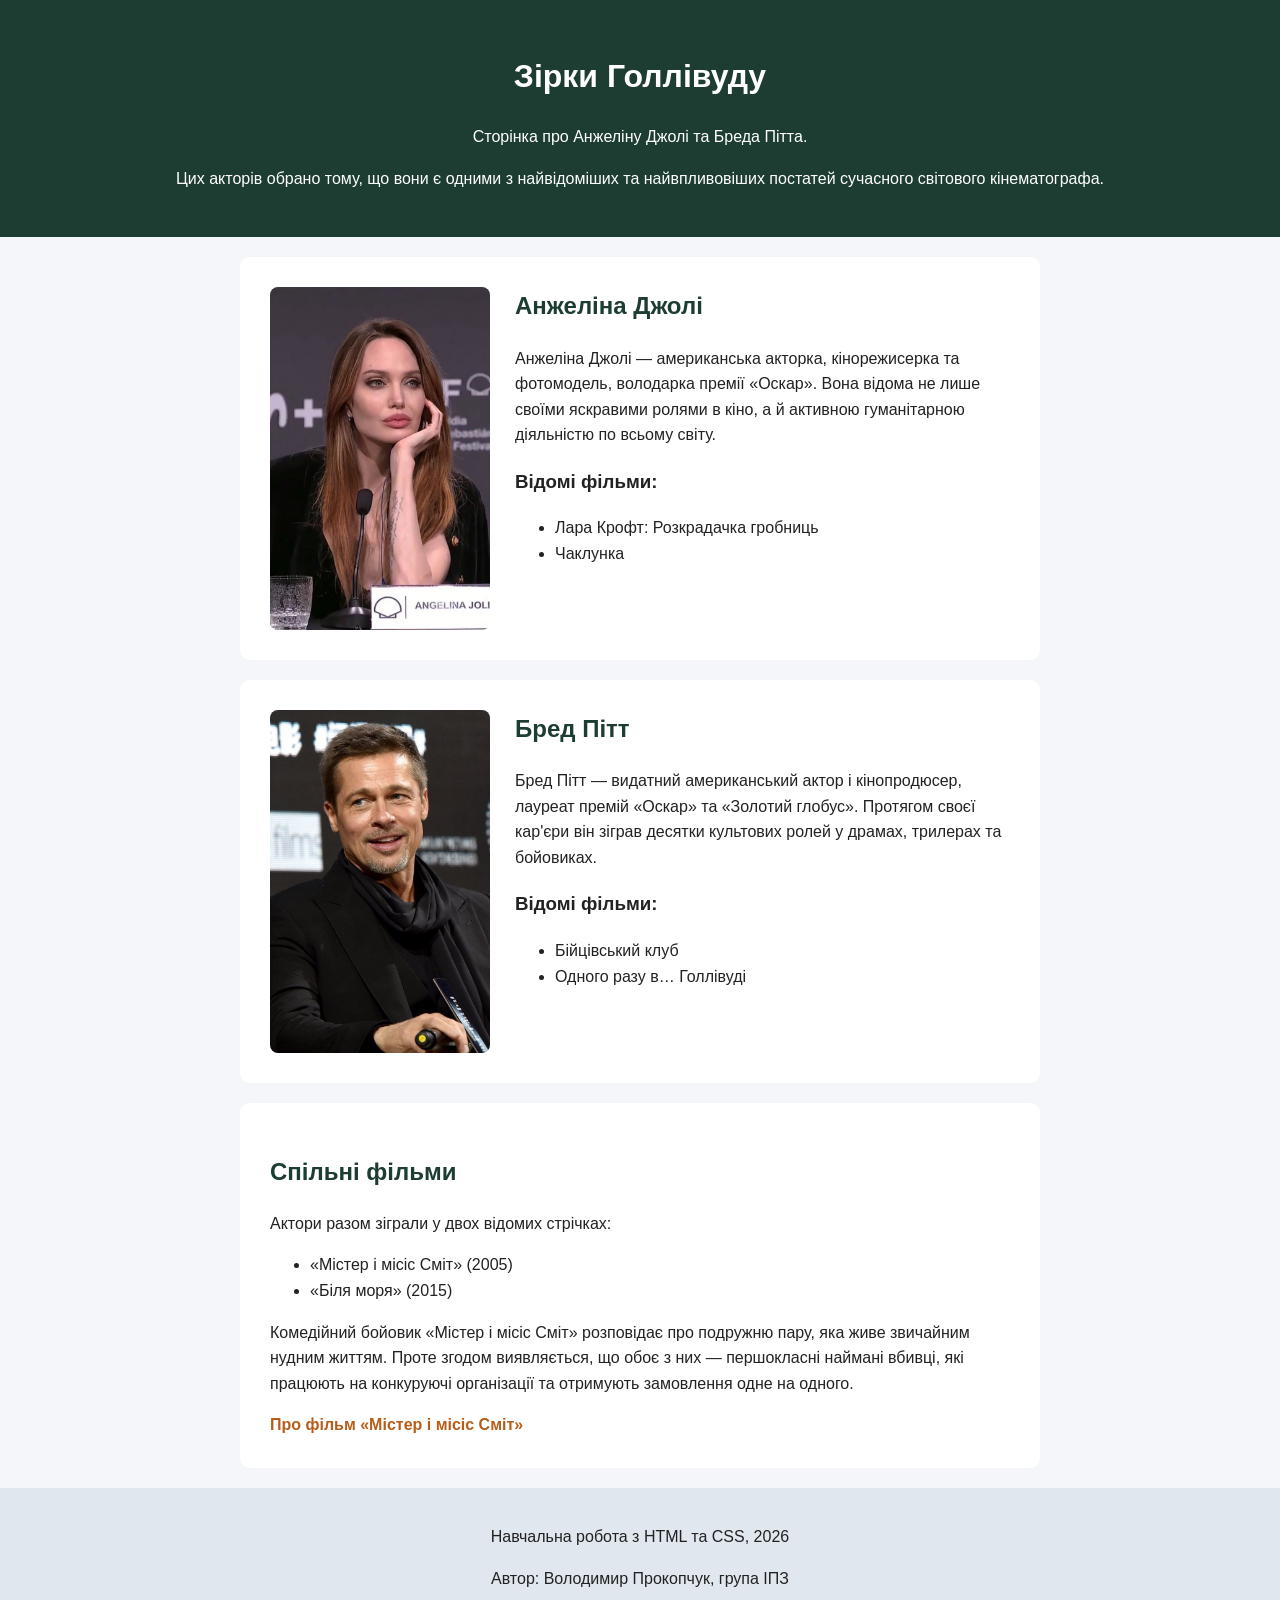
<file: practical task 01/actors-site/index.html>
<!DOCTYPE html>
<html lang="uk">
<head>
    <meta charset="UTF-8">
    <meta name="viewport" content="width=device-width, initial-scale=1.0">
    <title>Анжеліна Джолі та Бред Пітт</title>
    <link rel="stylesheet" href="style.css">
</head>
<body>

    <header>
        <h1>Зірки Голлівуду</h1>
        <p>Сторінка про Анжеліну Джолі та Бреда Пітта.</p>
        <p>Цих акторів обрано тому, що вони є одними з найвідоміших та найвпливовіших постатей сучасного світового кінематографа.</p>
    </header>

    <main>
        <section class="actor">
            <img src="images/jolie.jpg" alt="Портрет Анжеліни Джолі">
            <div class="actor-info">
                <h2>Анжеліна Джолі</h2>
                <p>Анжеліна Джолі — американська акторка, кінорежисерка та фотомодель, володарка премії «Оскар». Вона відома не лише своїми яскравими ролями в кіно, а й активною гуманітарною діяльністю по всьому світу.</p>
                <h3>Відомі фільми:</h3>
                <ul>
                    <li>Лара Крофт: Розкрадачка гробниць</li>
                    <li>Чаклунка</li>
                </ul>
            </div>
        </section>

        <section class="actor">
            <img src="images/pitt.jpg" alt="Портрет Бреда Пітта">
            <div class="actor-info">
                <h2>Бред Пітт</h2>
                <p>Бред Пітт — видатний американський актор і кінопродюсер, лауреат премій «Оскар» та «Золотий глобус». Протягом своєї кар'єри він зіграв десятки культових ролей у драмах, трилерах та бойовиках.</p>
                <h3>Відомі фільми:</h3>
                <ul>
                    <li>Бійцівський клуб</li>
                    <li>Одного разу в… Голлівуді</li>
                </ul>
            </div>
        </section>

        <section id="together">
            <h2>Спільні фільми</h2>
            <p>Актори разом зіграли у двох відомих стрічках:</p>
            <ul>
                <li>«Містер і місіс Сміт» (2005)</li>
                <li>«Біля моря» (2015)</li>
            </ul>
            <p>Комедійний бойовик «Містер і місіс Сміт» розповідає про подружню пару, яка живе звичайним нудним життям. Проте згодом виявляється, що обоє з них — першокласні наймані вбивці, які працюють на конкуруючі організації та отримують замовлення одне на одного.</p>
            <a href="https://www.20thcenturystudios.com/movies/mr-and-mrs-smith" target="_blank">Про фільм «Містер і місіс Сміт»</a>
        </section>
    </main>

    <footer>
        <p>Навчальна робота з HTML та CSS, 2026</p>
        <p>Автор: Володимир Прокопчук, група ІПЗ</p>
    </footer>

</body>
</html>
</file>
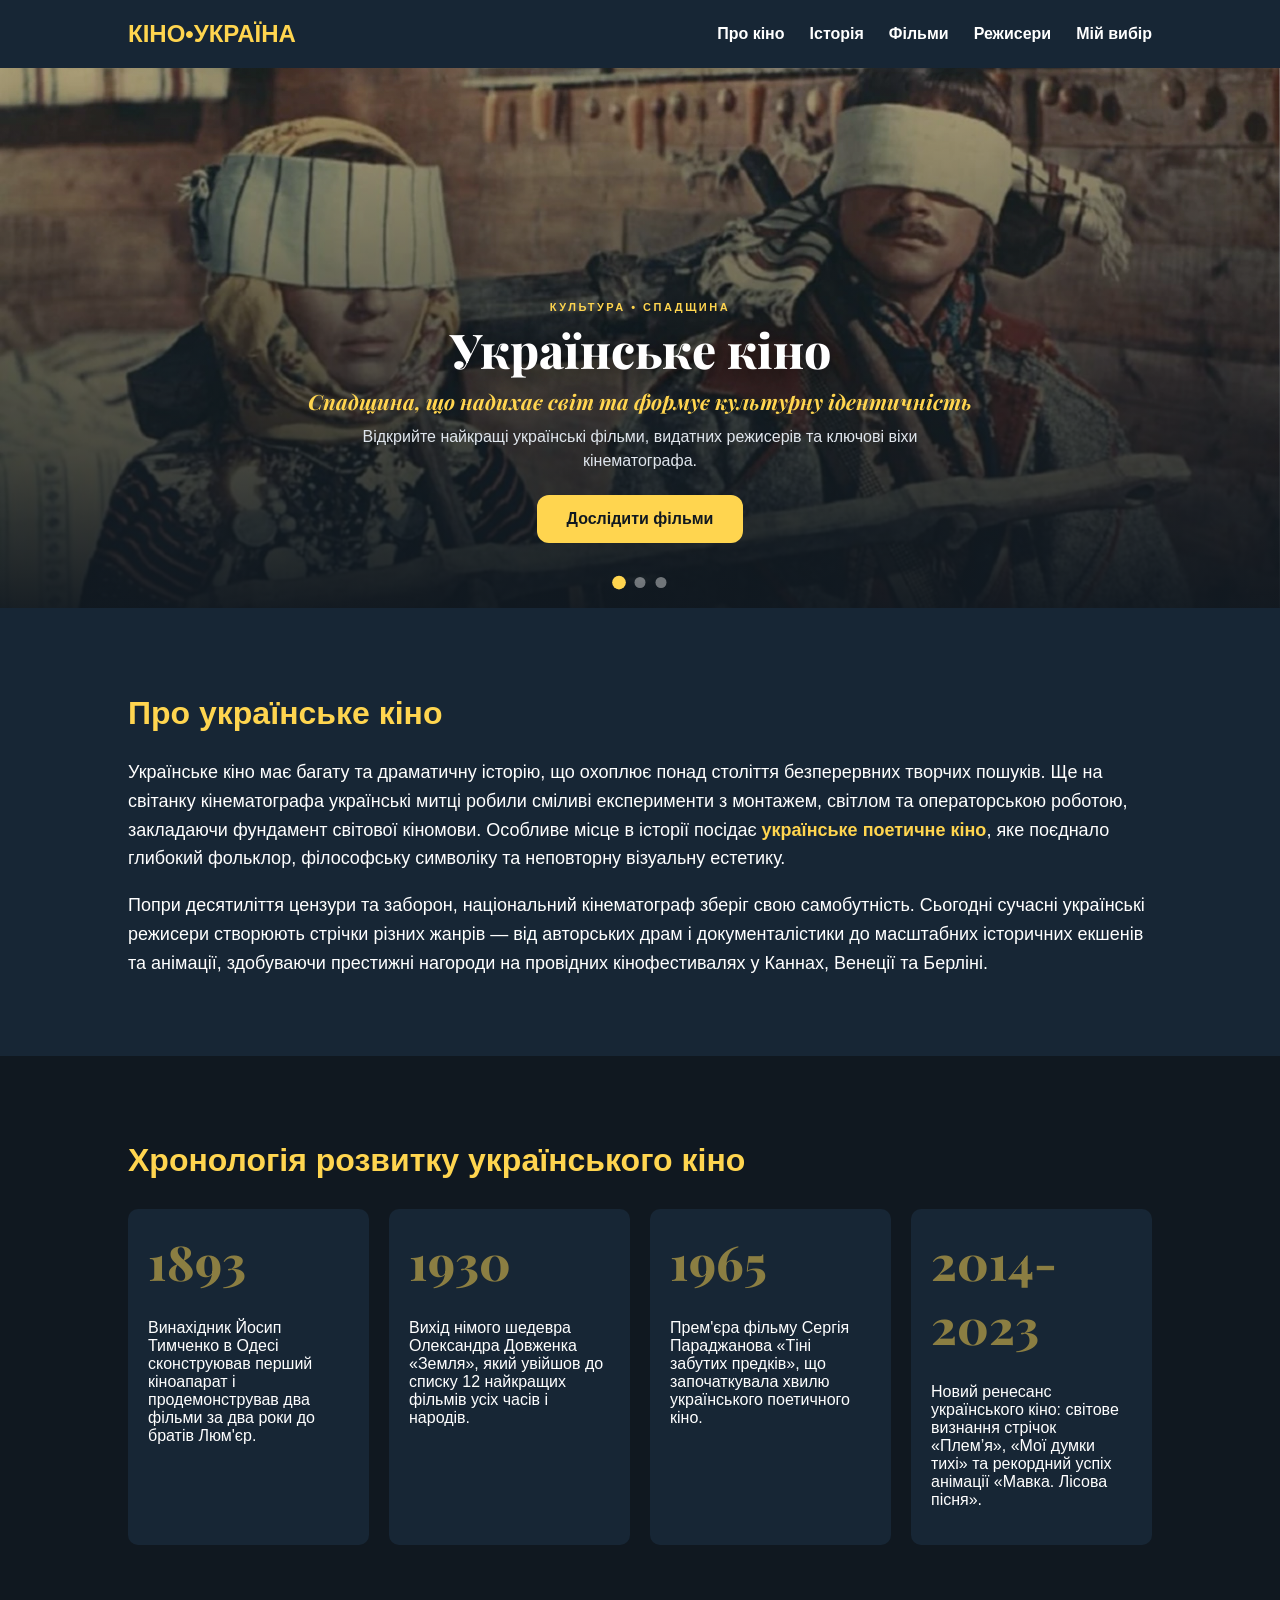
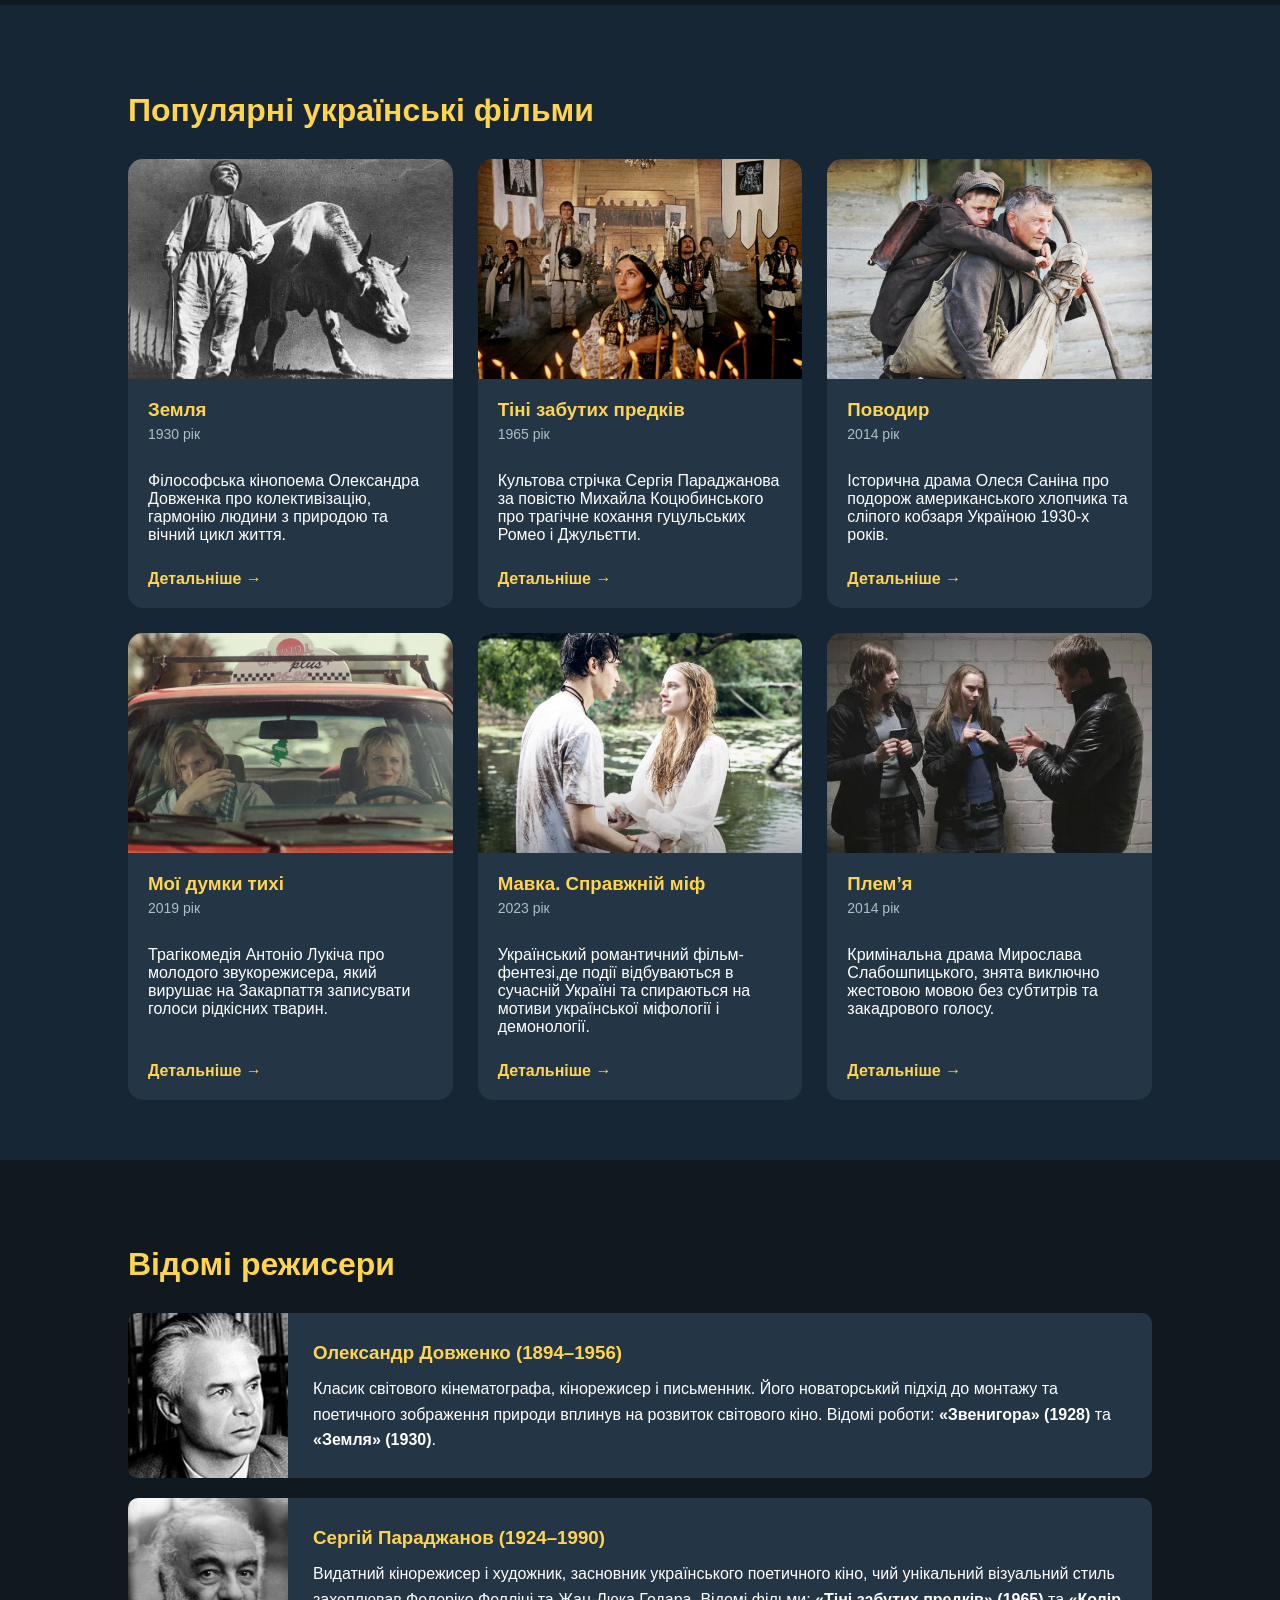
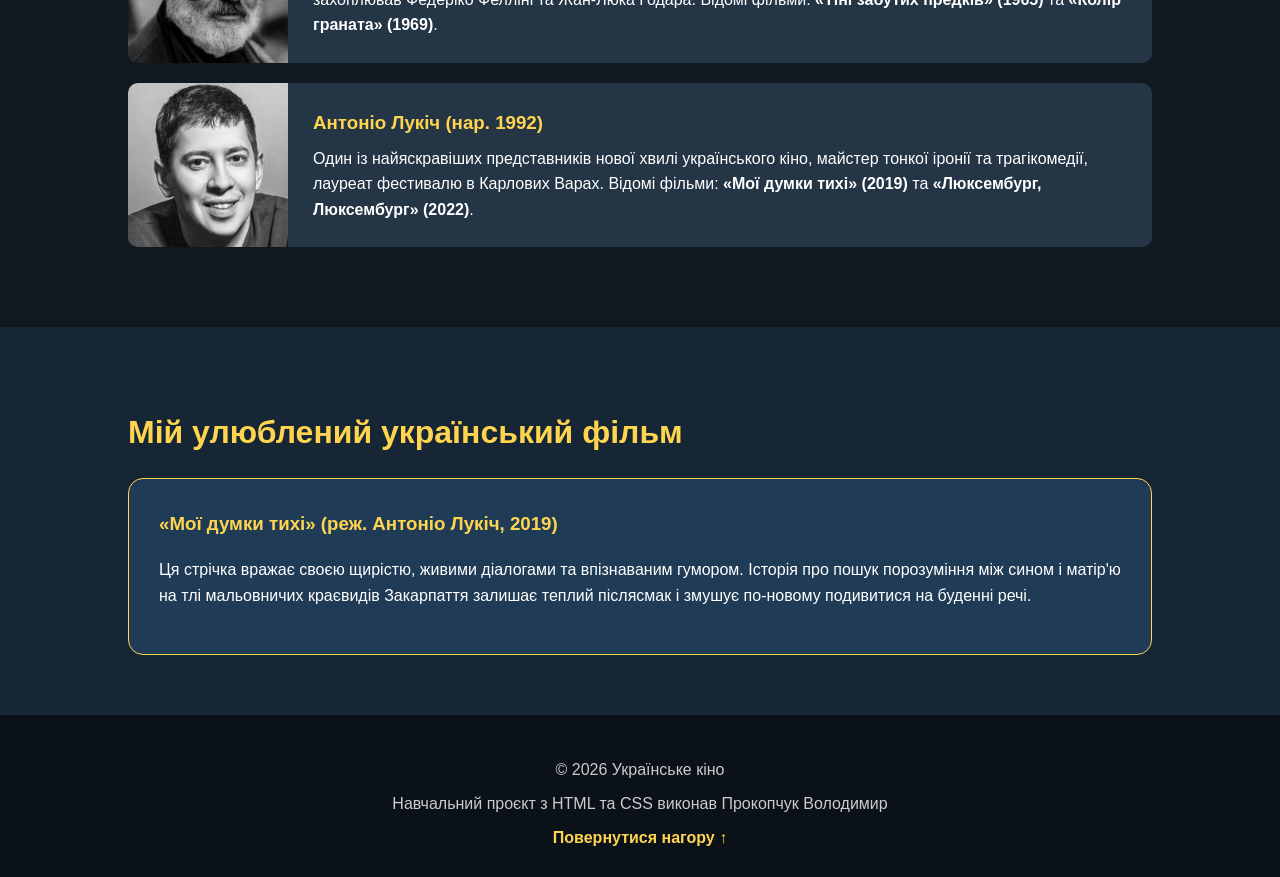
<file: practical task 02/ukrainian-cinema/index.html>
<!DOCTYPE html>
<html lang="uk">
<head>
    <meta charset="UTF-8">
    <meta name="viewport" content="width=device-width, initial-scale=1.0">
    <title>Українське кіно — найкращі фільми</title>
    <!-- Підключаємо шрифти: Playfair Display (журнальний з засічками) та Inter -->
    <link rel="preconnect" href="https://fonts.googleapis.com">
    <link rel="preconnect" href="https://fonts.gstatic.com" crossorigin>
    <link href="https://fonts.googleapis.com/css2?family=Inter:wght@400;600;700&family=Playfair+Display:ital,wght@0,700;0,800;1,700&display=swap" rel="stylesheet">
    <link rel="stylesheet" href="style.css">
</head>
<body>

    <header>
        <nav class="menu">
            <a href="#" class="logo">КІНО•УКРАЇНА</a>
            <div class="menu-links">
                <a href="#about">Про кіно</a>
                <a href="#history">Історія</a>
                <a href="#films">Фільми</a>
                <a href="#directors">Режисери</a>
                <a href="#favorite">Мій вибір</a>
            </div>
        </nav>
    </header>

    <main>
        <!-- Головний екран: слайдер із 3 банерів -->
        <section class="hero">
            <!-- Слайд 1 -->
            <div class="hero-slide active" style="background-image: url('images/shadows-hero.jpg');">
                <div class="hero-content">
                    <span class="hero-tag">КУЛЬТУРА • СПАДЩИНА</span>
                    <h1>Українське кіно</h1>
                    <h3>Спадщина, що надихає світ та формує культурну ідентичність</h3>
                    <p>Відкрийте найкращі українські фільми, видатних режисерів та ключові віхи кінематографа.</p>
                    <a href="#films" class="button">Дослідити фільми</a>
                </div>
            </div>

            <!-- Слайд 2 -->
            <div class="hero-slide" style="background-image: url('images/zemlya-hero.jpg');">
                <div class="hero-content">
                    <span class="hero-tag">СВІТОВА КЛАСИКА • 1930</span>
                    <h1>Поетичний код Олександра Довженка</h1>
                    <h3>Кінопоема «Земля» — серед 12 найкращих фільмів усіх часів</h3>
                    <p>Від новаторського монтажу 1920-х до філософського осмислення гармонії людини й природи.</p>
                    <a href="#history" class="button">Читати хронологію</a>
                </div>
            </div>

            <!-- Слайд 3 -->
            <div class="hero-slide" style="background-image: url('images/mavka-hero.jpg');">
                <div class="hero-content">
                    <span class="hero-tag">СУЧАСНИЙ РЕНЕСАНС</span>
                    <h1>Нова хвиля українського екрана</h1>
                    <h3>Від фестивалів у Каннах і Венеції до світових касових рекордів</h3>
                    <p>Сучасні драми, авторська іронія та масштабна анімація, що підкорюють глядачів по всьому світу.</p>
                    <a href="#directors" class="button">Відомі режисери</a>
                </div>
            </div>

            <!-- Індикатори слайдів (крапки внизу) -->
            <div class="hero-dots">
                <span class="dot active" onclick="goToSlide(0)"></span>
                <span class="dot" onclick="goToSlide(1)"></span>
                <span class="dot" onclick="goToSlide(2)"></span>
            </div>
        </section>



        <!-- Про українське кіно -->
        
<section id="about" class="about">
            <h2>Про українське кіно</h2>
            <p>Українське кіно має багату та драматичну історію, що охоплює понад століття безперервних творчих пошуків. Ще на світанку кінематографа українські митці робили сміливі експерименти з монтажем, світлом та операторською роботою, закладаючи фундамент світової кіномови. Особливе місце в історії посідає <strong>українське поетичне кіно</strong>, яке поєднало глибокий фольклор, філософську символіку та неповторну візуальну естетику.</p>
            <p>Попри десятиліття цензури та заборон, національний кінематограф зберіг свою самобутність. Сьогодні сучасні українські режисери створюють стрічки різних жанрів — від авторських драм і документалістики до масштабних історичних екшенів та анімації, здобуваючи престижні нагороди на провідних кінофестивалях у Каннах, Венеції та Берліні.</p>
        </section>

        <!-- Додаткове завдання 1: Хронологія розвитку кіно -->
        <section id="history" class="timeline-section">
            <h2>Хронологія розвитку українського кіно</h2>
            <div class="timeline">
                <div class="timeline-item">
                    <span class="year">1893</span>
                    <p>Винахідник Йосип Тимченко в Одесі сконструював перший кіноапарат і продемонстрував два фільми за два роки до братів Люм'єр.</p>
                </div>
                <div class="timeline-item">
                    <span class="year">1930</span>
                    <p>Вихід німого шедевра Олександра Довженка «Земля», який увійшов до списку 12 найкращих фільмів усіх часів і народів.</p>
                </div>
                <div class="timeline-item">
                    <span class="year">1965</span>
                    <p>Прем'єра фільму Сергія Параджанова «Тіні забутих предків», що започаткувала хвилю українського поетичного кіно.</p>
                </div>
                <div class="timeline-item">
                    <span class="year">2014-2023</span>
                    <p>Новий ренесанс українського кіно: світове визнання стрічок «Плем’я», «Мої думки тихі» та рекордний успіх анімації «Мавка. Лісова пісня».</p>
                </div>
            </div>
        </section>

        <!-- Картки фільмів -->
        <section id="films" class="films">
            <h2>Популярні українські фільми</h2>
            <div class="film-grid">
                <article class="film-card">
                    <img src="images/zemlya.jpg" alt="Кадр із фільму Земля">
                    <div class="film-info">
                        <h3>Земля</h3>
                        <p class="film-year">1930 рік</p>
                        <p>Філософська кінопоема Олександра Довженка про колективізацію, гармонію людини з природою та вічний цикл життя.</p>
                        <a href="https://uk.wikipedia.org/wiki/%D0%97%D0%B5%D0%BC%D0%BB%D1%8F_(%D1%84%D1%96%D0%BB%D1%8C%D0%BC,_1930)" target="_blank" class="details-link">Детальніше →</a>
                    </div>
                </article>

                <article class="film-card">
                    <img src="images/shadows.jpg" alt="Кадр із фільму Тіні забутих предків">
                    <div class="film-info">
                        <h3>Тіні забутих предків</h3>
                        <p class="film-year">1965 рік</p>
                        <p>Культова стрічка Сергія Параджанова за повістю Михайла Коцюбинського про трагічне кохання гуцульських Ромео і Джульєтти.</p>
                        <a href="https://uk.wikipedia.org/wiki/%D0%A2%D1%96%D0%BD%D1%96_%D0%B7%D0%B0%D0%B1%D1%83%D1%82%D0%B8%D1%85_%D0%BF%D1%80%D0%B5%D0%B4%D0%BA%D1%96%D0%B2_(%D1%84%D1%96%D0%BB%D1%8C%D0%BC)" target="_blank" class="details-link">Детальніше →</a>
                    </div>
                </article>

                <article class="film-card">
                    <img src="images/povodyr.jpg" alt="Кадр із фільму Поводир">
                    <div class="film-info">
                        <h3>Поводир</h3>
                        <p class="film-year">2014 рік</p>
                        <p>Історична драма Олеся Саніна про подорож американського хлопчика та сліпого кобзаря Україною 1930-х років.</p>
                        <a href="https://uk.wikipedia.org/wiki/%D0%9F%D0%BE%D0%B2%D0%BE%D0%B4%D0%B8%D1%80_(%D1%84%D1%96%D0%BB%D1%8C%D0%BC,_2014)" target="_blank" class="details-link">Детальніше →</a>
                    </div>
                </article>

                <article class="film-card">
                    <img src="images/thoughts.jpg" alt="Кадр із фільму Мої думки тихі">
                    <div class="film-info">
                        <h3>Мої думки тихі</h3>
                        <p class="film-year">2019 рік</p>
                        <p>Трагікомедія Антоніо Лукіча про молодого звукорежисера, який вирушає на Закарпаття записувати голоси рідкісних тварин.</p>
                        <a href="https://uk.wikipedia.org/wiki/%D0%9C%D0%BE%D1%97_%D0%B4%D1%83%D0%BC%D0%BA%D0%B8_%D1%82%D0%B8%D1%85%D1%96" target="_blank" class="details-link">Детальніше →</a>
                    </div>
                </article>

                <article class="film-card">
                    <img src="images/mavka.jpg" alt="Кадр із мультфільму Мавка. Лісова пісня">
                    <div class="film-info">
                        <h3>Мавка. Справжній міф</h3>
                        <p class="film-year">2023 рік</p>
                        <p>Український романтичний фільм-фентезі,де події відбуваються в сучасній Україні та спираються на мотиви української міфології і демонології.</p>
                        <a href="https://uk.wikipedia.org/wiki/%D0%9C%D0%B0%D0%B2%D0%BA%D0%B0._%D0%A1%D0%BF%D1%80%D0%B0%D0%B2%D0%B6%D0%BD%D1%96%D0%B9_%D0%BC%D1%96%D1%84" target="_blank" class="details-link">Детальніше →</a>
                    </div>
                </article>

                <article class="film-card">
                    <img src="images/tribe.jpg" alt="Кадр із фільму Плем'я">
                    <div class="film-info">
                        <h3>Плем’я</h3>
                        <p class="film-year">2014 рік</p>
                        <p>Кримінальна драма Мирослава Слабошпицького, знята виключно жестовою мовою без субтитрів та закадрового голосу.</p>
                        <a href="https://uk.wikipedia.org/wiki/%D0%9F%D0%BB%D0%B5%D0%BC%27%D1%8F_(%D1%84%D1%96%D0%BB%D1%8C%D0%BC,_2014)" target="_blank" class="details-link">Детальніше →</a>
                    </div>
                </article>
            </div>
        </section>

        <!-- Відомі режисери -->
        <section id="directors" class="directors">
            <h2>Відомі режисери</h2>
            
            <article class="director-card">
                <img src="images/dovzhenko.jpg" alt="Портрет Олександра Довженка">
                <div class="director-info">
                    <h3>Олександр Довженко (1894–1956)</h3>
                    <p>Класик світового кінематографа, кінорежисер і письменник. Його новаторський підхід до монтажу та поетичного зображення природи вплинув на розвиток світового кіно. Відомі роботи: <strong>«Звенигора» (1928)</strong> та <strong>«Земля» (1930)</strong>.</p>
                </div>
            </article>

            <article class="director-card">
                <img src="images/parajanov.jpg" alt="Портрет Сергія Параджанова">
                <div class="director-info">
                    <h3>Сергій Параджанов (1924–1990)</h3>
                    <p>Видатний кінорежисер і художник, засновник українського поетичного кіно, чий унікальний візуальний стиль захоплював Федеріко Фелліні та Жан-Люка Годара. Відомі фільми: <strong>«Тіні забутих предків» (1965)</strong> та <strong>«Колір граната» (1969)</strong>.</p>
                </div>
            </article>

            <article class="director-card">
                <img src="images/lukich.jpg" alt="Портрет Антоніо Лукіча">
                <div class="director-info">
                    <h3>Антоніо Лукіч (нар. 1992)</h3>
                    <p>Один із найяскравіших представників нової хвилі українського кіно, майстер тонкої іронії та трагікомедії, лауреат фестивалю в Карлових Варах. Відомі фільми: <strong>«Мої думки тихі» (2019)</strong> та <strong>«Люксембург, Люксембург» (2022)</strong>.</p>
                </div>
            </article>
        </section>


        <!-- Додаткове завдання 4: Мій улюблений український фільм -->
        <section id="favorite" class="favorite-film">
            <h2>Мій улюблений український фільм</h2>
            <div class="favorite-box">
                <h3>«Мої думки тихі» (реж. Антоніо Лукіч, 2019)</h3>
                <p>Ця стрічка вражає своєю щирістю, живими діалогами та впізнаваним гумором. Історія про пошук порозуміння між сином і матір'ю на тлі мальовничих краєвидів Закарпаття залишає теплий післясмак і змушує по-новому подивитися на буденні речі.</p>
            </div>
        </section>
    </main>

    <footer>
        <p>© 2026 Українське кіно</p>
        <p>Навчальний проєкт з HTML та CSS виконав Прокопчук Володимир</p>
        <a href="#">Повернутися нагору ↑</a>
    </footer>

    <script>
        let currentSlide = 0;
        const slides = document.querySelectorAll('.hero-slide');
        const dots = document.querySelectorAll('.dot');

        function showSlide(index) {
            slides.forEach((slide, i) => {
                slide.classList.toggle('active', i === index);
                dots[i].classList.toggle('active', i === index);
            });
            currentSlide = index;
        }

        function goToSlide(index) {
            showSlide(index);
        }

        // Автоматичне перемикання кожні 5 секунд
        setInterval(() => {
            let nextSlide = (currentSlide + 1) % slides.length;
            showSlide(nextSlide);
        }, 5000);
    </script>

</body>
</html>
</file>
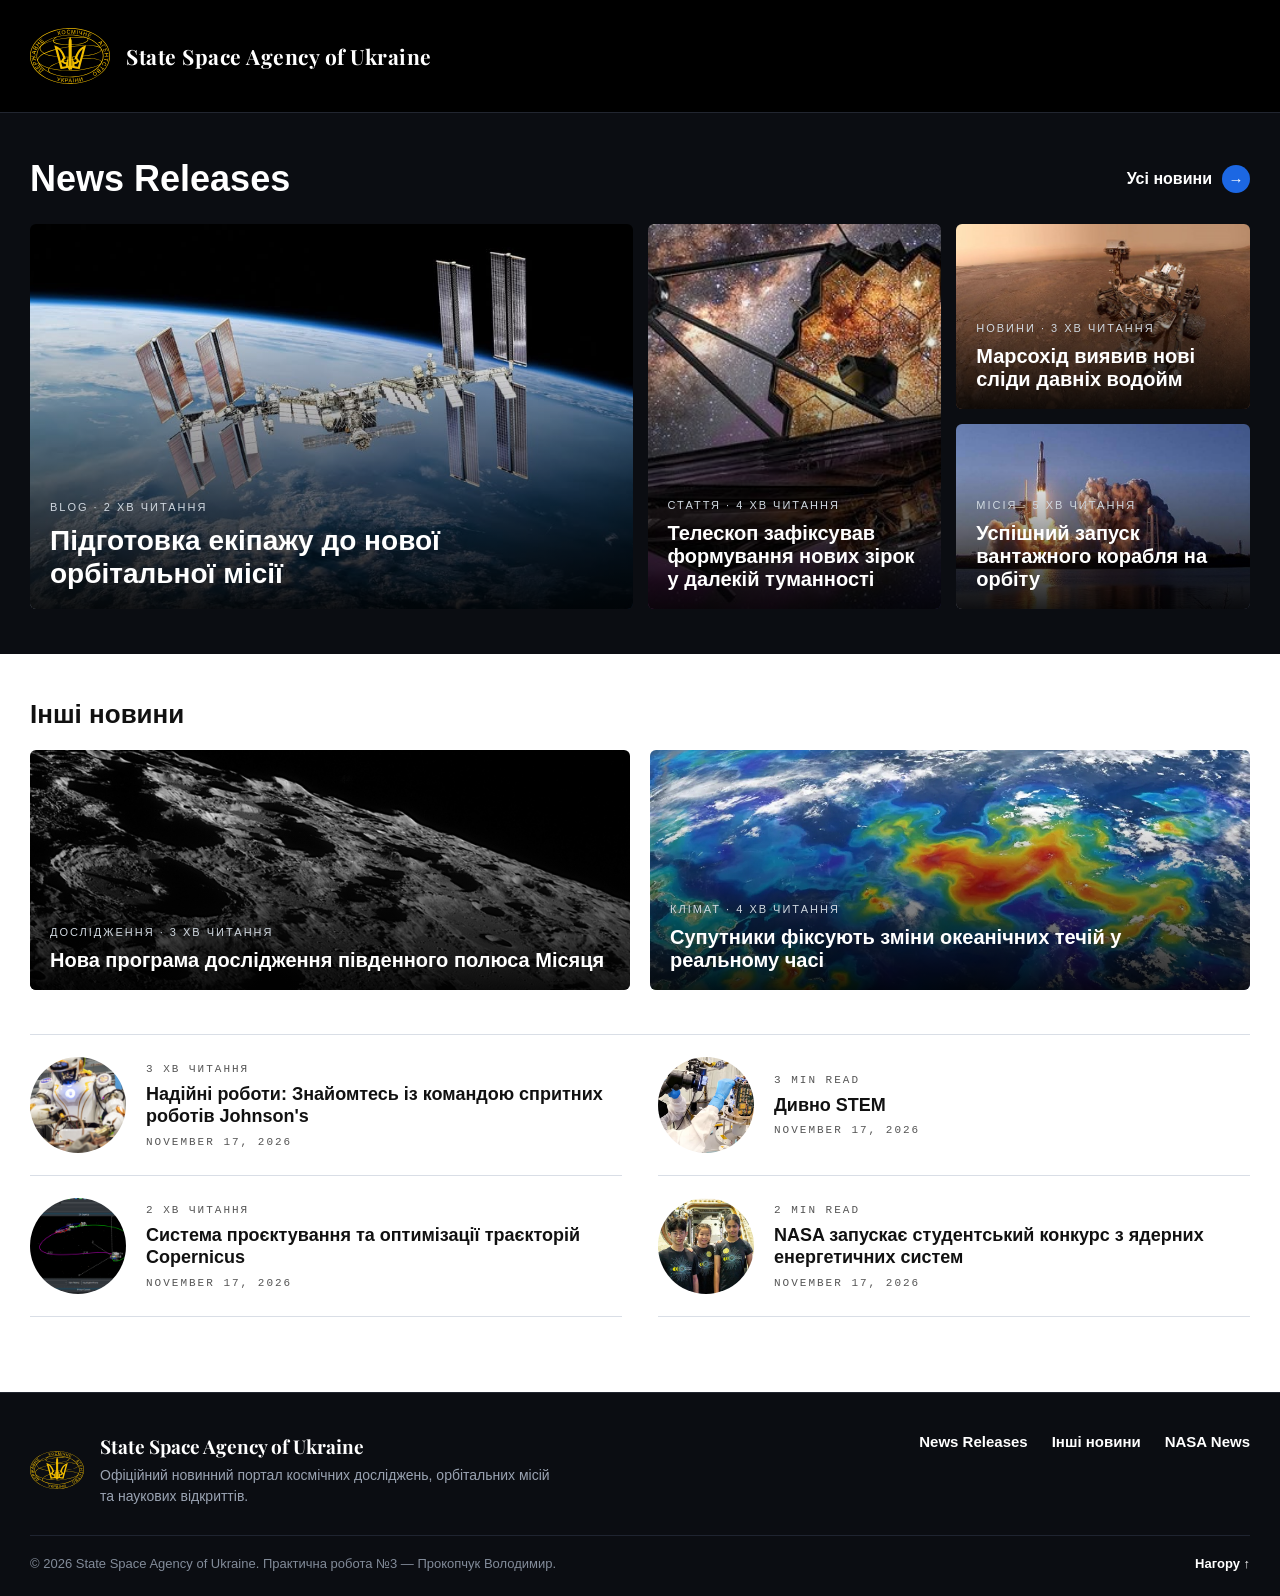
<file: practical task 03/nasa-releases/index.html>
<!DOCTYPE html>
<html lang="uk">
<head>
    <meta charset="UTF-8">
    <meta name="viewport" content="width=device-width, initial-scale=1.0">
    <title>News Releases — State Space Agency of Ukraine</title>
    <link rel="preconnect" href="https://fonts.googleapis.com">
    <link rel="preconnect" href="https://fonts.gstatic.com" crossorigin>
    <link href="https://fonts.googleapis.com/css2?family=Playfair+Display:wght@700&display=swap" rel="stylesheet">
    <link rel="stylesheet" href="style.css">
</head>
<body>

    <!-- Верхня шапка сайту -->
    <header class="site-header">
        <div class="header-container">
            <a href="#" class="brand">
                <img src="images/logo.svg" alt="Логотип State Space Agency of Ukraine" class="brand-logo">
                <span class="brand-name">State Space Agency of Ukraine</span>
            </a>
        </div>
    </header>

    <main>
        <!-- Верхня секція на чорному фоні на всю ширину екрана -->
        <section class="releases-dark-wrapper" aria-labelledby="releases-title">
            <div class="releases">
                <div class="releases-heading">
                    <h1 id="releases-title">News Releases</h1>
                    <a href="https://www.nasa.gov/news/" target="_blank" class="all-news-link">
                        <span>Усі новини</span>
                        <span class="arrow-circle">→</span>
                    </a>
                </div>

                <div class="release-grid">
                    <!-- Картка 1: Велика ліва -->
                    <article class="release-card release-card--lead">
                        <img src="images/release1.jpg" alt="Земля з орбіти Міжнародної космічної станції">
                        <div class="release-content">
                            <span class="release-type">BLOG · 2 ХВ ЧИТАННЯ</span>
                            <h2>Підготовка екіпажу до нової орбітальної місії</h2>
                        </div>
                    </article>

                    <!-- Картка 2: Висока центральна -->
                    <article class="release-card">
                        <img src="images/release2.jpg" alt="Космічний телескоп у глибокому космосі">
                        <div class="release-content">
                            <span class="release-type">СТАТТЯ · 4 ХВ ЧИТАННЯ</span>
                            <h2>Телескоп зафіксував формування нових зірок у далекій туманності</h2>
                        </div>
                    </article>

                    <!-- Картка 3: Мала права верхня -->
                    <article class="release-card">
                        <img src="images/release3.jpg" alt="Поверхня Марса та марсохід">
                        <div class="release-content">
                            <span class="release-type">НОВИНИ · 3 ХВ ЧИТАННЯ</span>
                            <h2>Марсохід виявив нові сліди давніх водойм</h2>
                        </div>
                    </article>

                    <!-- Картка 4: Мала права нижня -->
                    <article class="release-card">
                        <img src="images/release4.jpg" alt="Запуск ракети-носія на стартовому майданчику">
                        <div class="release-content">
                            <span class="release-type">МІСІЯ · 5 ХВ ЧИТАННЯ</span>
                            <h2>Успішний запуск вантажного корабля на орбіту</h2>
                        </div>
                    </article>
                </div>
            </div>
        </section>

      <!-- Секція «Інші новини»: 1-й рядок (2 великі картки), 2-й рядок (4 компактні по 2 у колонці) -->
        <section class="more-releases" aria-labelledby="more-releases-title">
            <h2 id="more-releases-title" class="section-subtitle">Інші новини</h2>
            
            <!-- 1-й рядок: дві великі новини у 2 колонки з фото -->
            <div class="more-grid-top">
                <article class="release-card">
                    <img src="images/release5.jpg" alt="Місячна поверхня та посадковий модуль">
                    <div class="release-content">
                        <span class="release-type">ДОСЛІДЖЕННЯ · 3 ХВ ЧИТАННЯ</span>
                        <h2>Нова програма дослідження південного полюса Місяця</h2>
                    </div>
                </article>

                <article class="release-card">
                    <img src="images/release6.jpg" alt="Супутниковий моніторинг клімату Землі">
                    <div class="release-content">
                        <span class="release-type">КЛІМАТ · 4 ХВ ЧИТАННЯ</span>
                        <h2>Супутники фіксують зміни океанічних течій у реальному часі</h2>
                    </div>
                </article>
            </div>

            <!-- 2-й рядок: 4 новини (по дві в кожній колонці) -->
            <div class="more-grid-bottom">
                <!-- Ліва колонка, 1-й елемент -->
                <article class="compact-card">
                    <img src="images/thumb1.png" alt="Команда спритних роботів Johnson's">
                    <div class="compact-info">
                        <span class="compact-meta">3 ХВ ЧИТАННЯ</span>
                        <h3>Надійні роботи: Знайомтесь із командою спритних роботів Johnson's</h3>
                        <span class="compact-date">NOVEMBER 17, 2026</span>
                    </div>
                </article>

                <!-- Ліва колонка, 2-й елемент -->
                <article class="compact-card">
                    <img src="images/thumb2.png" alt="Система проєктування та оптимізації траєкторій Copernicus">
                    <div class="compact-info">
                        <span class="compact-meta">2 ХВ ЧИТАННЯ</span>
                        <h3>Система проєктування та оптимізації траєкторій Copernicus</h3>
                        <span class="compact-date">NOVEMBER 17, 2026</span>
                    </div>
                </article>

                <!-- Права колонка, 1-й елемент -->
                <article class="compact-card">
                    <img src="images/thumb3.png" alt="Дивно STEM">
                    <div class="compact-info">
                        <span class="compact-meta">3 MIN READ</span>
                        <h3>Дивно STEM</h3>
                        <span class="compact-date">NOVEMBER 17, 2026</span>
                    </div>
                </article>

                <!-- Права колонка, 2-й елемент -->
                <article class="compact-card">
                    <img src="images/thumb4.png" alt="NASA запускає студентський конкурс з ядерних енергетичних систем">
                    <div class="compact-info">
                        <span class="compact-meta">2 MIN READ</span>
                        <h3>NASA запускає студентський конкурс з ядерних енергетичних систем</h3>
                        <span class="compact-date">NOVEMBER 17, 2026</span>
                    </div>
                </article>
            </div>
        </section>
    </main>

    <!-- Підвал сайту (Footer) -->
    <footer class="site-footer">
        <div class="footer-container">
            <div class="footer-top">
                <div class="footer-brand">
                    <img src="images/logo.svg" alt="Логотип State Space Agency of Ukraine" class="footer-logo">
                    <div>
                        <p class="footer-title">State Space Agency of Ukraine</p>
                        <p class="footer-desc">Офіційний новинний портал космічних досліджень, орбітальних місій та наукових відкриттів.</p>
                    </div>
                </div>
                <nav class="footer-links" aria-label="Навігація у підвалі">
                    <a href="#releases-title">News Releases</a>
                    <a href="#more-releases-title">Інші новини</a>
                    <a href="https://www.nasa.gov/news/" target="_blank">NASA News</a>
                </nav>
            </div>
            <div class="footer-bottom">
                <p>© 2026 State Space Agency of Ukraine. Практична робота №3 — Прокопчук Володимир.</p>
                <a href="#" class="back-to-top">Нагору ↑</a>
            </div>
        </div>
    </footer>

</body>
</html>
</file>
<file: practical task 01/actors-site/style.css>
body {
    font-family: Arial, sans-serif;
    background-color: #f4f6f9;
    color: #222222;
    margin: 0;
    line-height: 1.6;
}

header {
    background-color: #1e3d32;
    color: white;
    text-align: center;
    padding: 30px;
}

main {
    max-width: 800px;
    margin: 20px auto;
    padding: 0 15px;
}

.actor, #together {
    background-color: white;
    padding: 30px;
    margin-bottom: 20px;
    border-radius: 10px;
}

/* Розташування фото і тексту в 2 колонки */
.actor {
    display: flex;
    gap: 25px;
    align-items: flex-start;
}

.actor img {
    width: 220px;
    height: auto;
    border-radius: 8px;
    flex-shrink: 0; /* Забороняє стискати фото, якщо тексту багато */
}

/* Прибираємо зайвий верхній відступ у заголовка, щоб він рівнявся по верху фото */
.actor-info h2 {
    margin-top: 0;
}

h2 {
    color: #1e3d32;
}

a {
    color: #b85d19;
    font-weight: bold;
    text-decoration: none;
}

a:hover {
    text-decoration: underline;
}

footer {
    text-align: center;
    padding: 20px;
    background: #e1e7ee;
}
</file>
<file: practical task 02/ukrainian-cinema/style.css>
html {
    scroll-behavior: smooth;
}

body {
    margin: 0;
    font-family: Arial, sans-serif;
    background: #101820;
    color: white;
}

/* Шапка та навігація */
header {
    background: #172635;
    padding: 20px 10%;
    position: sticky;
    top: 0;
    z-index: 100;
}

.menu {
    display: flex;
    justify-content: space-between;
    align-items: center;
}

.logo {
    color: #ffd54f;
    font-size: 24px;
    font-weight: bold;
    text-decoration: none;
}

.menu-links {
    display: flex;
    gap: 25px;
}

.menu-links a {
    color: white;
    text-decoration: none;
    font-weight: bold;
    transition: color 0.3s ease;
}

.menu-links a:hover {
    color: #ffd54f;
}

/* Головний екран — автоматичний слайдер із 3 банерів (зменшений на чверть) */
.hero {
    position: relative;
    height: 60vh;
    min-height: 420px;
    overflow: hidden;
    background: #101820;
}

.hero-slide {
    position: absolute;
    inset: 0;
    background-size: cover;
    background-position: center 25%;
    display: flex;
    align-items: flex-end;
    justify-content: center;
    text-align: center;
    padding: 50px 20px 65px;
    box-sizing: border-box;
    opacity: 0;
    visibility: hidden;
    transition: opacity 1.1s ease-in-out, visibility 1.1s ease-in-out;
}

.hero-slide.active {
    opacity: 1;
    visibility: visible;
    z-index: 1;
}

.hero-slide::before {
    content: "";
    position: absolute;
    inset: 0;
    background: linear-gradient(
        to bottom,
        rgba(16, 24, 32, 0.3) 0%,
        rgba(16, 24, 32, 0.65) 55%,
        rgba(16, 24, 32, 0.96) 100%
    );
    z-index: 1;
}

.hero-content {
    position: relative;
    max-width: 820px;
    z-index: 2;
}

.hero-tag {
    display: inline-block;
    font-size: 11px;
    font-weight: 700;
    letter-spacing: 2.5px;
    text-transform: uppercase;
    color: #ffd54f;
    margin-bottom: 10px;
}

.hero h1 {
    font-family: 'Playfair Display', Georgia, serif;
    font-size: 48px;
    font-weight: 800;
    line-height: 1.1;
    color: #ffffff;
    margin: 0 0 12px 0;
    text-shadow: 0 4px 24px rgba(0, 0, 0, 0.65);
}

.hero h3 {
    font-family: 'Playfair Display', Georgia, serif;
    font-size: 21px;
    font-weight: 700;
    font-style: italic;
    line-height: 1.3;
    color: #ffd54f;
    margin: 0 0 10px 0;
}

.hero p {
    font-size: 16px;
    line-height: 1.5;
    color: #e0e6ed;
    max-width: 620px;
    margin: 0 auto 22px auto;
}

.hero-dots {
    position: absolute;
    bottom: 20px;
    left: 50%;
    transform: translateX(-50%);
    display: flex;
    gap: 10px;
    z-index: 3;
}
.dot {
    width: 11px;
    height: 11px;
    border-radius: 50%;
    background: rgba(255, 255, 255, 0.4);
    cursor: pointer;
    transition: background 0.3s ease, transform 0.3s ease;
}

.dot.active {
    background: #ffd54f;
    transform: scale(1.25);
}
.button {
    display: inline-block;
    background: #ffd54f;
    color: #101820;
    font-weight: bold;
    padding: 15px 30px;
    border-radius: 12px; /* Змінений радіус округлення */
    text-decoration: none;
    transition: background 0.3s ease;
}

.button:hover {
    background: #ffca28;
}

/* Розділ Про кіно */
.about {
    padding: 60px 10%;
    background: #172635;
}

.about h2 {
    font-size: 32px;
    color: #ffd54f;
}

.about p {
    font-size: 18px;
    line-height: 1.6;
}

.about strong {
    color: #ffd54f;
}

/* Хронологія розвитку кіно */
.timeline-section {
    padding: 60px 10%;
    background: #101820;
}

.timeline-section h2 {
    font-size: 32px;
    color: #ffd54f;
    margin-bottom: 30px;
}

.timeline {
    display: grid;
    grid-template-columns: repeat(4, 1fr);
    gap: 20px;
}

.timeline-item {
    background: #172635;
    padding: 20px;
    border-radius: 10px;
}

.timeline-item .year {
    display: inline-block;
    font-family: 'Playfair Display', Georgia, serif;
    font-size: 48px; /* Для шрифту із засічками трохи більший розмір виглядає виразніше */
    font-weight: 800;
    color: #ffd54f;
    opacity: 0.5;
    margin-bottom: 10px;
}

/* Картки фільмів */
.films {
    padding: 60px 10%;
    background: #172635;
}

.films h2 {
    font-size: 32px;
    color: #ffd54f;
    margin-bottom: 30px;
}

.film-grid {
    display: grid;
    grid-template-columns: repeat(3, 1fr);
    gap: 25px; /* Змінений gap */
}

.film-card {
    background: #243546;
    border-radius: 15px;
    overflow: hidden;
    display: flex;
    flex-direction: column;
    transition: transform 0.3s ease;
}

/* Додаткове завдання: ефект збільшення при наведенні */
.film-card:hover {
    transform: scale(1.03);
}

.film-card img {
    width: 100%;
    height: 220px;
    object-fit: cover;
}

.film-info {
    padding: 20px;
    display: flex;
    flex-direction: column;
    flex-grow: 1;
}

.film-info h3 {
    color: #ffd54f;
    margin-top: 0;
    margin-bottom: 5px;
}

.film-year {
    font-size: 14px;
    color: #b0bec5;
    margin-top: 0;
}

.details-link {
    margin-top: auto;
    color: #ffd54f;
    text-decoration: none;
    font-weight: bold;
    display: inline-block;
    padding-top: 10px;
}

.details-link:hover {
    text-decoration: underline;
}

/* Відомі режисери */
.directors {
    padding: 60px 10%;
}

.directors h2 {
    font-size: 32px;
    color: #ffd54f;
    margin-bottom: 30px;
}

/* Відомі режисери з фотографіями */
.director-card {
    background: #243546;
    margin-bottom: 20px;
    border-radius: 10px;
    line-height: 1.6;
    display: flex;
    align-items: stretch; /* Розтягує фото на всю висоту плашки */
    overflow: hidden; /* Заокруглює лівий верхній та нижній кути фото по контуру плашки */
}

.director-card img {
    width: 160px; /* Ширина лівої фотозони */
    height: auto;
    object-fit: cover;
    object-position: top;
    flex-shrink: 0;
    display: block;
}

.director-info {
    padding: 25px; /* Внутрішні відступи залишаємо тільки для тексту */
    display: flex;
    flex-direction: column;
    justify-content: center;
}

.director-info h3 {
    color: #ffd54f;
    margin-top: 0;
    margin-bottom: 8px;
}

.director-info p {
    margin: 0;
}

/* Мій улюблений фільм */
.favorite-film {
    padding: 60px 10%;
    background: #172635;
}

.favorite-film h2 {
    font-size: 32px;
    color: #ffd54f;
}

.favorite-box {
    background: #203b56;
    padding: 30px;
    border-radius: 15px;
    border: 1px solid #ffd54f;
    line-height: 1.6;
}

.favorite-box h3 {
    color: #ffd54f;
    margin-top: 0;
}

/* Підвал */
footer {
    text-align: center;
    padding: 30px;
    background: #0a1119;
    color: #cccccc;
}

footer a {
    color: #ffd54f;
    text-decoration: none;
    font-weight: bold;
}

footer a:hover {
    text-decoration: underline;
}

/* Адаптивна верстка */
@media (max-width: 768px) {
    .film-grid {
        grid-template-columns: repeat(2, 1fr);
    }
    .timeline {
        grid-template-columns: repeat(2, 1fr);
    }
    .menu {
        flex-direction: column;
        gap: 15px;
    }
}

@media (max-width: 480px) {
    .film-grid, .timeline {
        grid-template-columns: 1fr;
    }
    .hero {
        height: 55vh;
        min-height: 360px;
    }
    .hero h1 {
        font-size: 32px;
    }
    .hero h3 {
        font-size: 18px;
    }
    .menu-links {
        flex-wrap: wrap;
        justify-content: center;
    }
    .director-card {
        flex-direction: column;
    }
    .director-card img {
        width: 100%;
        height: 220px;
    }
}
</file>
<file: practical task 03/nasa-releases/style.css>
* {
    box-sizing: border-box;
}

html {
    scroll-behavior: smooth;
}

body {
    margin: 0;
    font-family: Arial, sans-serif;
    background-color: #ffffff;
    color: #111111;
}

/* Верхня шапка сайту */
.site-header {
    background-color: #000000;
    border-bottom: 1px solid #222630;
    width: 100%;
}

.header-container {
    max-width: 1260px;
    margin: 0 auto;
    padding: 16px 20px;
    display: flex;
    align-items: center;
}

.brand {
    display: inline-flex;
    align-items: center;
    gap: 16px;
    text-decoration: none;
    color: #ffffff;
}

.brand-logo {
    width: 80px;
    height: 80px;
    object-fit: contain;
    display: block;
}

.brand-name {
    font-family: 'Playfair Display', Georgia, serif;
    font-size: 21px;
    font-weight: 700;
    letter-spacing: 0.5px;
    color: #ffffff;
}

/* Чорний фон на всю ширину для першої секції */
.releases-dark-wrapper {
    background-color: #0b0d12;
    color: #ffffff;
    width: 100%;
}

.releases, .more-releases {
    max-width: 1260px;
    padding: 45px 20px;
    margin: 0 auto;
}

/* Заголовок верхньої темної секції */
.releases-heading {
    display: flex;
    justify-content: space-between;
    align-items: center;
    gap: 20px;
    margin-bottom: 24px;
}

.releases-heading h1 {
    margin: 0;
    font-size: 36px;
    color: #ffffff;
}

/* Посилання "Усі новини" зі стрілкою в синьому колі */
.all-news-link {
    display: inline-flex;
    align-items: center;
    gap: 10px;
    color: #ffffff;
    font-weight: bold;
    text-decoration: none;
    font-size: 16px;
}

.arrow-circle {
    display: inline-flex;
    align-items: center;
    justify-content: center;
    width: 28px;
    height: 28px;
    border-radius: 50%;
    background-color: #1c67e3;
    color: #ffffff;
    font-size: 15px;
    line-height: 1;
    transition: background-color 0.25s ease, transform 0.25s ease;
}

.all-news-link:hover .arrow-circle {
    background-color: #0b3d91;
    transform: translateX(3px);
}

.section-subtitle {
    font-size: 26px;
    margin: 0 0 20px 0;
    color: #111111;
}

/* Основна асиметрична CSS Grid-сітка */
.release-grid {
    display: grid;
    grid-template-columns: repeat(4, minmax(0, 1fr));
    grid-template-rows: repeat(2, 185px);
    gap: 15px;
}

.release-card--lead {
    grid-column: span 2;
    grid-row: span 2;
}

.release-card:nth-child(2) {
    grid-row: span 2;
}

/* Сітка «Інші новини»: 2 колонки, верхній ряд — картки однакової висоти, нижній — компактні блоки */
/* 1-й рядок секції «Інші новини»: 2 великі картки у 2 колонки */
.more-grid-top {
    display: grid;
    grid-template-columns: repeat(2, minmax(0, 1fr));
    gap: 20px;
    padding-bottom: 24px;
    border-bottom: 1px solid #d9dee6;
}

.more-grid-top .release-card {
    height: 240px;
}

/* 2-й рядок секції «Інші новини»: 4 компактні новини (по 2 у кожній колонці) */
.more-grid-bottom {
    display: grid;
    grid-template-columns: repeat(2, minmax(0, 1fr));
    grid-template-rows: repeat(2, auto);
    grid-auto-flow: column; /* Заповнює спочатку 2 рядки лівої колонки, потім 2 рядки правої */
    column-gap: 36px;
}

/* Картки з фото на весь фон */
.release-card {
    position: relative;
    overflow: hidden;
    background: #1a2632;
    color: white;
    min-width: 0;
    border-radius: 6px;
}

.release-card img {
    width: 100%;
    height: 100%;
    object-fit: cover;
    display: block;
    transition: transform 0.4s ease;
}

.release-card:hover img {
    transform: scale(1.04);
}

.release-card::after {
    content: "";
    position: absolute;
    inset: 0;
    background: linear-gradient(transparent 25%, rgba(0, 0, 0, 0.88));
}

.release-content {
    position: absolute;
    bottom: 18px;
    left: 20px;
    right: 20px;
    z-index: 1;
}

.release-type {
    font-size: 11px;
    letter-spacing: 2px;
    text-transform: uppercase;
    color: #d0d8e0;
}

.release-content h2 {
    font-size: 20px;
    line-height: 1.15;
    margin: 9px 0 0;
}

.release-card--lead .release-content h2 {
    font-size: 28px;
    line-height: 1.2;
}

/* Компактні блоки під картками */
.compact-card {
    display: flex;
    align-items: center;
    gap: 20px;
    padding: 22px 0;
    border-bottom: 1px solid #d9dee6;
}

.compact-card img {
    width: 96px;
    height: 96px;
    border-radius: 50%;
    object-fit: cover;
    flex-shrink: 0;
    background-color: #e6e9ef;
}

.compact-info {
    display: flex;
    flex-direction: column;
    gap: 6px;
}

.compact-meta,
.compact-date {
    font-family: 'Courier New', Courier, monospace;
    font-size: 11px;
    letter-spacing: 2px;
    color: #555555;
    text-transform: uppercase;
}

.compact-info h3 {
    margin: 2px 0;
    font-size: 18px;
    font-weight: 700;
    line-height: 1.25;
    color: #111111;
}
.compact-tag {
    display: flex;
    align-items: center;
    gap: 8px;
    margin-top: 4px;
    font-family: 'Courier New', Courier, monospace;
    font-size: 11px;
    letter-spacing: 2px;
    color: #555555;
    text-transform: uppercase;
}

.tag-icon {
    display: inline-flex;
    align-items: center;
    justify-content: center;
    width: 22px;
    height: 22px;
    border: 1px solid #999999;
    border-radius: 50%;
    font-size: 10px;
}

/* Футер сайту */
.site-footer {
    background-color: #0b0d12;
    color: #b0b7c3;
    border-top: 1px solid #222630;
    margin-top: 30px;
}

.footer-container {
    max-width: 1260px;
    margin: 0 auto;
    padding: 40px 20px 25px;
}

.footer-top {
    display: flex;
    justify-content: space-between;
    align-items: flex-start;
    gap: 30px;
    padding-bottom: 28px;
    border-bottom: 1px solid #1f2430;
}

.footer-brand {
    display: flex;
    align-items: center;
    gap: 16px;
    max-width: 520px;
}

.footer-logo {
    width: 54px;
    height: 54px;
    object-fit: contain;
    flex-shrink: 0;
}

.footer-title {
    font-family: 'Playfair Display', Georgia, serif;
    font-size: 19px;
    font-weight: 700;
    color: #ffffff;
    margin: 0 0 6px 0;
}

.footer-desc {
    font-size: 14px;
    line-height: 1.5;
    margin: 0;
    color: #9aa3b2;
}

.footer-links {
    display: flex;
    gap: 24px;
    flex-wrap: wrap;
}

.footer-links a {
    color: #ffffff;
    text-decoration: none;
    font-size: 15px;
    font-weight: 600;
    transition: color 0.2s ease;
}

.footer-links a:hover {
    color: #1c67e3;
}

.footer-bottom {
    display: flex;
    justify-content: space-between;
    align-items: center;
    padding-top: 20px;
    font-size: 13px;
    color: #828b99;
}

.footer-bottom p {
    margin: 0;
}

.back-to-top {
    color: #ffffff;
    text-decoration: none;
    font-weight: bold;
}

.back-to-top:hover {
    text-decoration: underline;
}

/* Адаптивність: Планшет (768px) */
@media (max-width: 900px) {
    .release-grid {
        grid-template-columns: repeat(2, minmax(0, 1fr));
        grid-template-rows: auto;
    }

    .release-card,
    .release-card--lead,
    .release-card:nth-child(2) {
        grid-column: auto;
        grid-row: auto;
        height: 260px;
    }

    .release-card--lead .release-content h2 {
        font-size: 22px;
    }

    .footer-top {
        flex-direction: column;
    }
}

/* У @media (max-width: 900px) */
@media (max-width: 900px) {
    /* ...ваші стилі для .release-grid та .footer-top... */

    .more-grid-bottom {
        grid-template-columns: 1fr;
        grid-template-rows: auto;
        grid-auto-flow: row;
    }
}

/* У @media (max-width: 600px) */
@media (max-width: 600px) {
    /* ...ваші стилі для шапки та .release-grid... */

    .more-grid-top {
        grid-template-columns: 1fr;
    }

    .compact-card {
        align-items: flex-start;
    }

    .compact-card img {
        width: 80px;
        height: 80px;
    }

    .compact-info h3 {
        font-size: 16px;
    }
}
</file>
